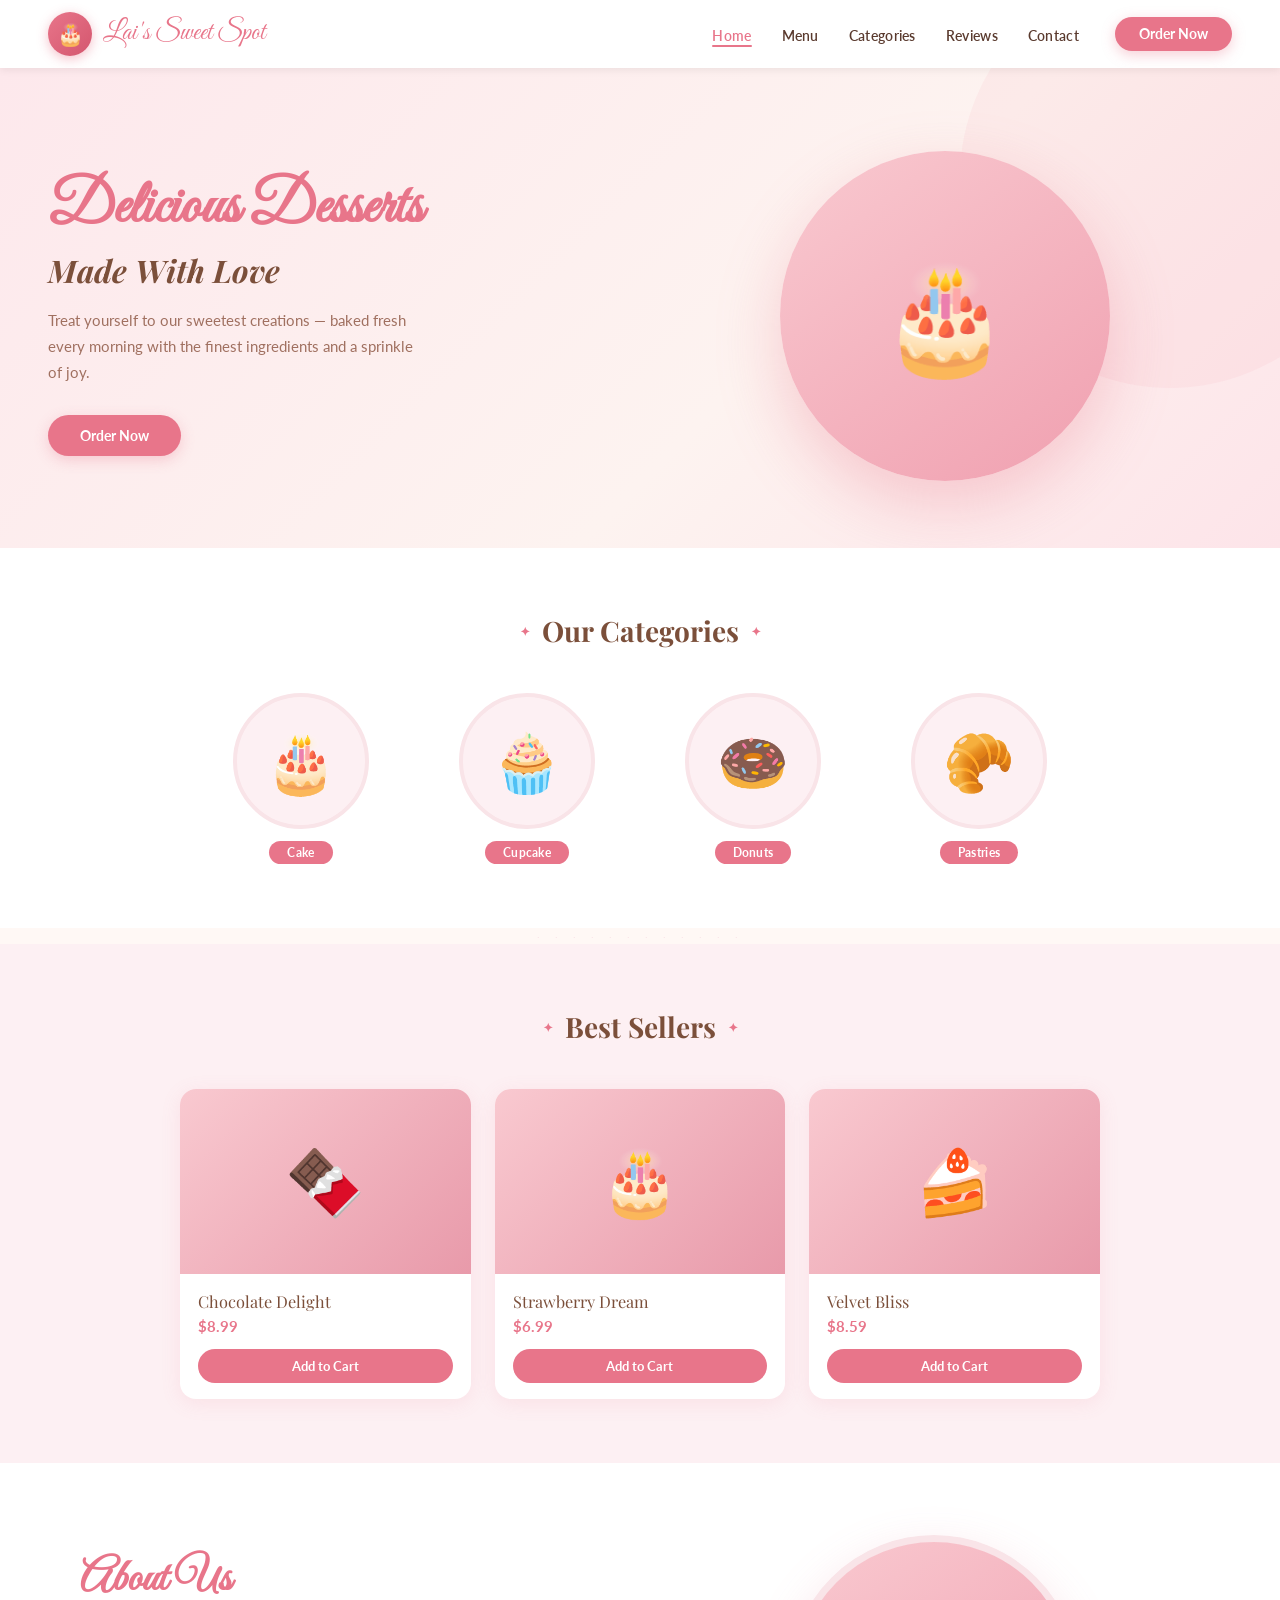
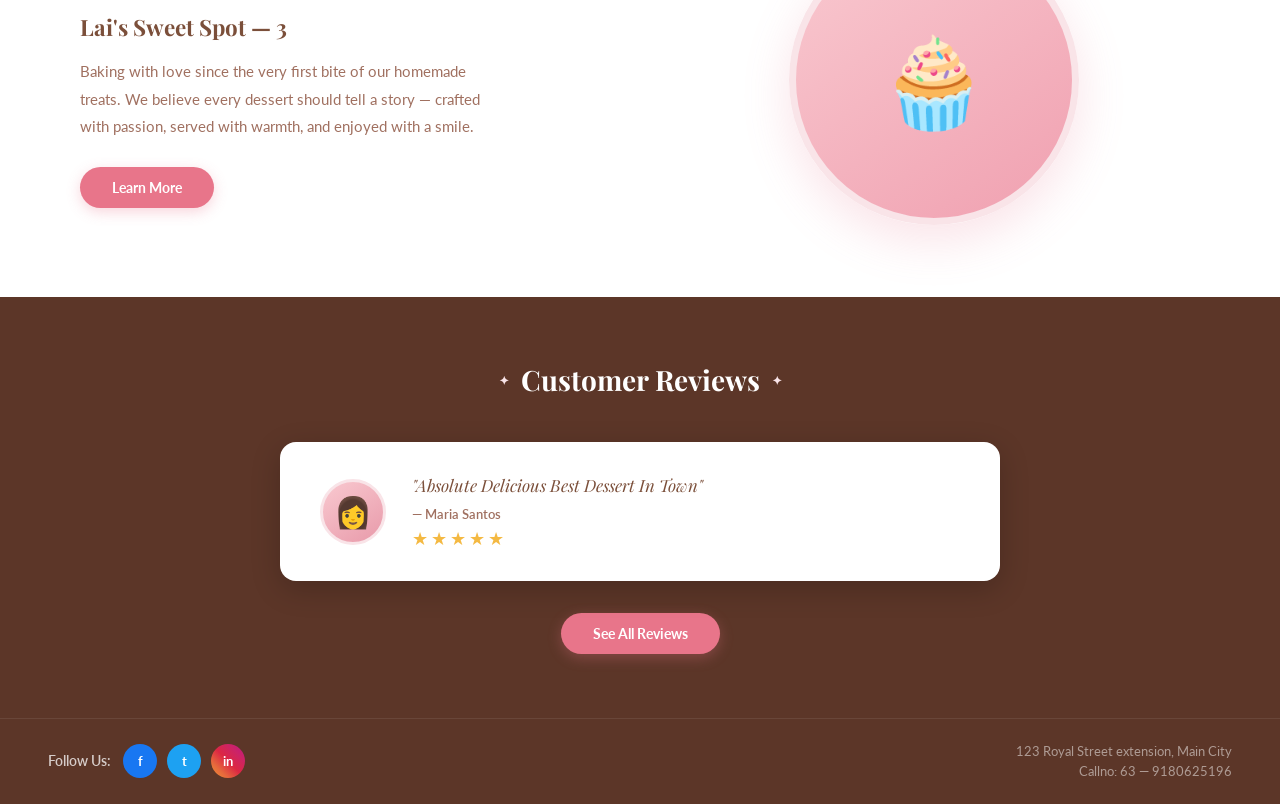
<file: client/index.html>
<!DOCTYPE html>
<html lang="en">
<head>
  <meta charset="UTF-8"/>
  <meta name="viewport" content="width=device-width, initial-scale=1.0"/>
  <title>Home — Lai's Sweet Spot</title>
  <link rel="icon" href="data:image/svg+xml,<svg xmlns='http://www.w3.org/2000/svg' viewBox='0 0 100 100'><text y='.9em' font-size='90'>🎂</text></svg>"/>
  <link rel="stylesheet" href="styles/global.css"/>
  <link rel="stylesheet" href="styles/style.css"/>
</head>
<body>

<!-- ═══════════════ NAV ═══════════════ -->
<nav>
  <a class="nav-brand" href="index.html">
    <div class="nav-logo-icon">🎂</div>
    <span class="nav-logo-text">Lai's Sweet Spot</span>
  </a>

  <button class="nav-toggle" aria-label="Toggle menu">
    <span></span><span></span><span></span>
  </button>

  <div class="nav-right">
    <ul class="nav-links">
      <li><a href="index.html">Home</a></li>
      <li><a href="pages/menu.html">Menu</a></li>
      <li><a href="pages/categories.html">Categories</a></li>
      <li><a href="pages/reviews.html">Reviews</a></li>
      <li><a href="pages/contact.html">Contact</a></li>
    </ul>
    <a class="btn-order" href="pages/menu.html">Order Now</a>
  </div>
</nav>

<!-- ═══════════════ HERO ═══════════════ -->
<section class="hero">
  <div class="hero-text reveal">
    <h1>Delicious Desserts</h1>
    <h2>Made With Love</h2>
    <p>Treat yourself to our sweetest creations — baked fresh every morning with the finest ingredients and a sprinkle of joy.</p>
    <a class="btn-primary" href="pages/menu.html">Order Now</a>
  </div>
  <div class="hero-img reveal" style="transition-delay:.15s">
    <div class="hero-cake">🎂</div>
  </div>
</section>

<!-- ═══════════════ CATEGORIES ═══════════════ -->
<section class="categories">
  <div class="section-title reveal"><h2>Our Categories</h2></div>
  <div class="categories-grid">
    <a class="cat-card reveal" href="pages/categories.html#cake">
      <div class="cat-img-wrap">🎂</div>
      <span class="cat-label">Cake</span>
    </a>
    <a class="cat-card reveal" href="pages/categories.html#cupcake" style="transition-delay:.1s">
      <div class="cat-img-wrap">🧁</div>
      <span class="cat-label">Cupcake</span>
    </a>
    <a class="cat-card reveal" href="pages/categories.html#donuts" style="transition-delay:.2s">
      <div class="cat-img-wrap">🍩</div>
      <span class="cat-label">Donuts</span>
    </a>
    <a class="cat-card reveal" href="pages/categories.html#pastries" style="transition-delay:.3s">
      <div class="cat-img-wrap">🥐</div>
      <span class="cat-label">Pastries</span>
    </a>
  </div>
</section>

<div class="dotted-divider">· · · · · · · · · · · ·</div>

<!-- ═══════════════ BEST SELLERS ═══════════════ -->
<section class="best-sellers">
  <div class="section-title reveal"><h2>Best Sellers</h2></div>
  <div class="products-grid">
    <div class="product-card reveal">
      <div class="product-img">🍫</div>
      <div class="product-info">
        <div class="product-name">Chocolate Delight</div>
        <div class="product-price">$8.99</div>
        <button class="btn-add">Add to Cart</button>
      </div>
    </div>
    <div class="product-card reveal" style="transition-delay:.12s">
      <div class="product-img">🎂</div>
      <div class="product-info">
        <div class="product-name">Strawberry Dream</div>
        <div class="product-price">$6.99</div>
        <button class="btn-add">Add to Cart</button>
      </div>
    </div>
    <div class="product-card reveal" style="transition-delay:.24s">
      <div class="product-img">🍰</div>
      <div class="product-info">
        <div class="product-name">Velvet Bliss</div>
        <div class="product-price">$8.59</div>
        <button class="btn-add">Add to Cart</button>
      </div>
    </div>
  </div>
</section>

<!-- ═══════════════ ABOUT ═══════════════ -->
<section class="about">
  <div class="about-text reveal">
    <h2>About Us</h2>
    <h3>Lai's Sweet Spot — 3</h3>
    <p>Baking with love since the very first bite of our homemade treats. We believe every dessert should tell a story — crafted with passion, served with warmth, and enjoyed with a smile.</p>
    <a class="btn-primary" href="pages/contact.html">Learn More</a>
  </div>
  <div class="about-img reveal" style="transition-delay:.15s">
    <div class="about-img-wrap">🧁</div>
  </div>
</section>

<!-- ═══════════════ REVIEWS SNIPPET ═══════════════ -->
<section class="reviews">
  <div class="section-title reveal"><h2>Customer Reviews</h2></div>
  <div class="review-card reveal">
    <div class="reviewer-avatar">👩</div>
    <div class="review-content">
      <blockquote>"Absolute Delicious Best Dessert In Town"</blockquote>
      <div class="reviewer-name">— Maria Santos</div>
      <div class="stars">★★★★★</div>
    </div>
  </div>
  <div style="text-align:center; margin-top:32px;">
    <a class="btn-primary" href="pages/reviews.html">See All Reviews</a>
  </div>
</section>

<!-- ═══════════════ FOOTER ═══════════════ -->
<footer>
  <div class="footer-left">
    <span class="follow-label">Follow Us:</span>
    <div class="social-links">
      <a class="social-btn fb" href="https://www.facebook.com/phoeby.alaiza.mejos.2024" aria-label="Facebook">f</a>
      <a class="social-btn tw" href="#" aria-label="Twitter">t</a>
      <a class="social-btn ig" href="#" aria-label="Instagram">in</a>
    </div>
  </div>
  <div class="footer-address">
    123 Royal Street extension, Main City<br>
    Callno: 63 — 9180625196
  </div>
</footer>

<script src="scripts/script.js"></script>
</body>
</html>
</file>
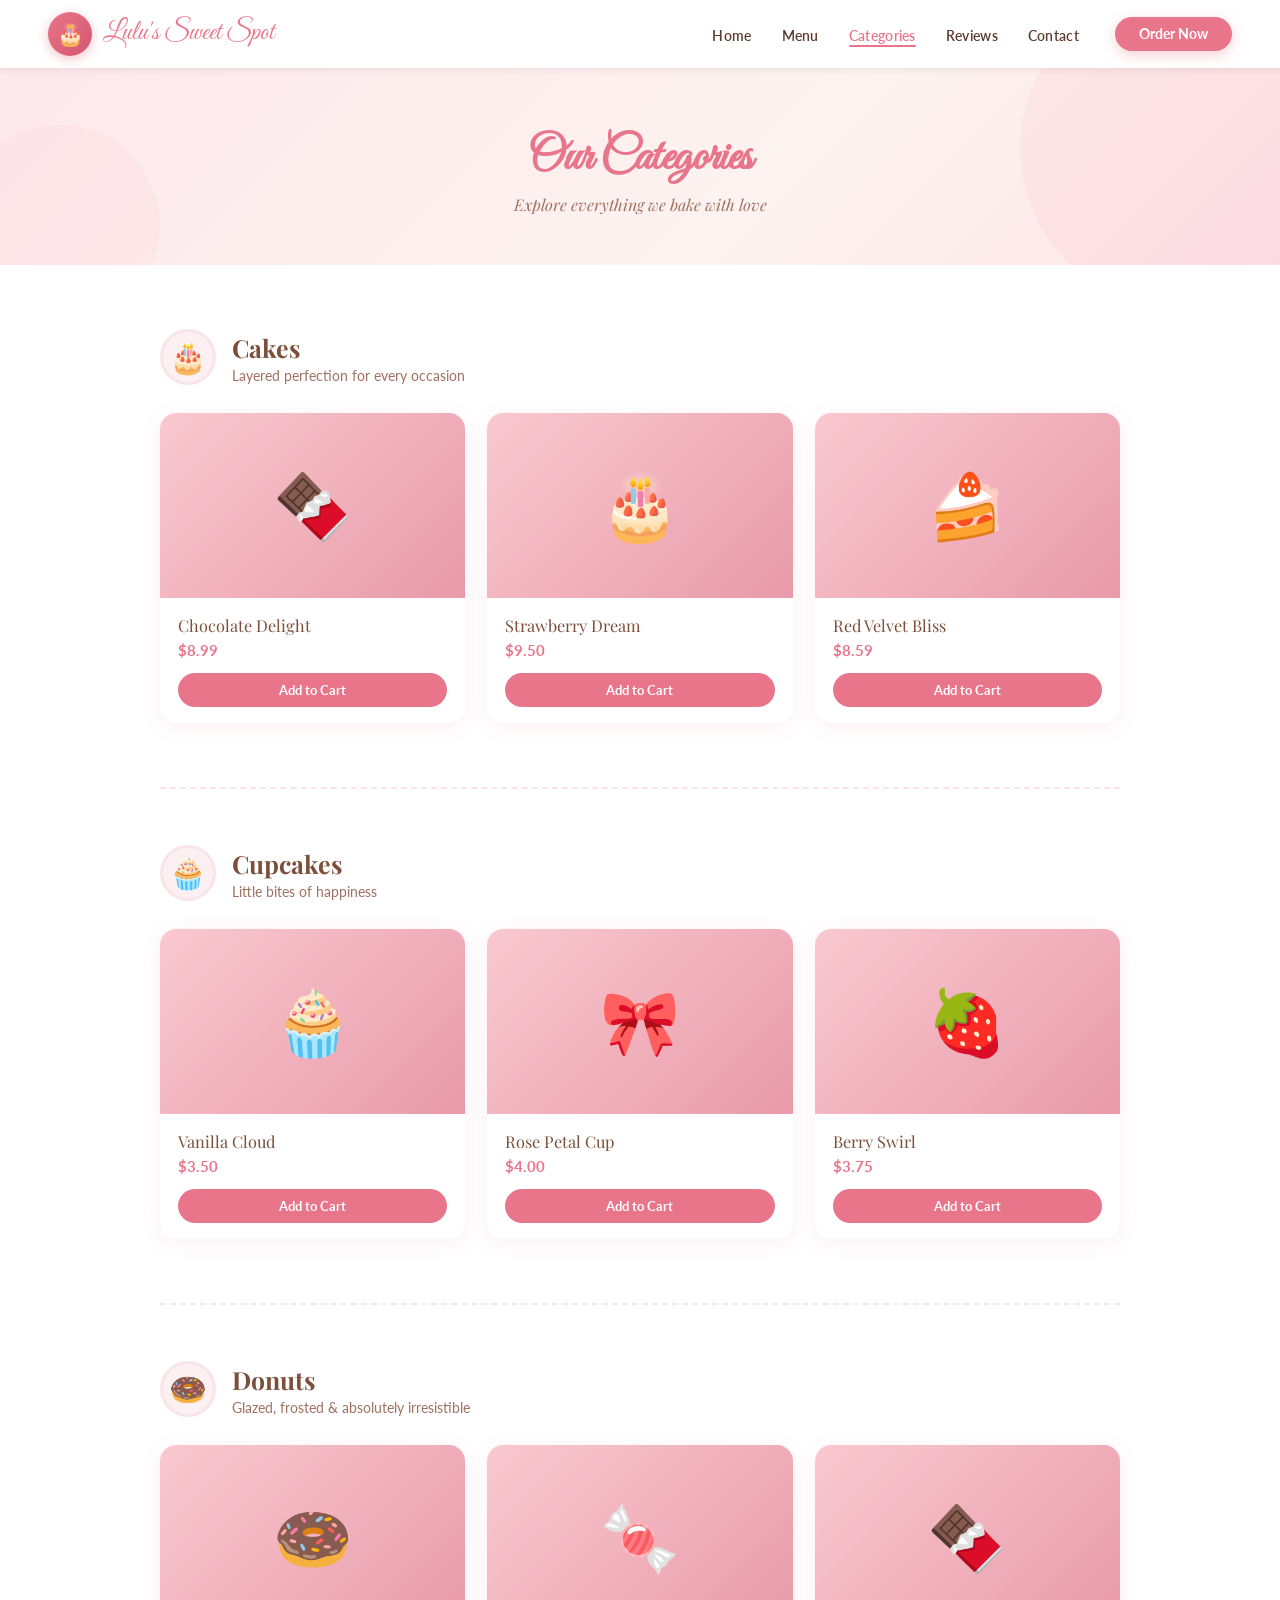
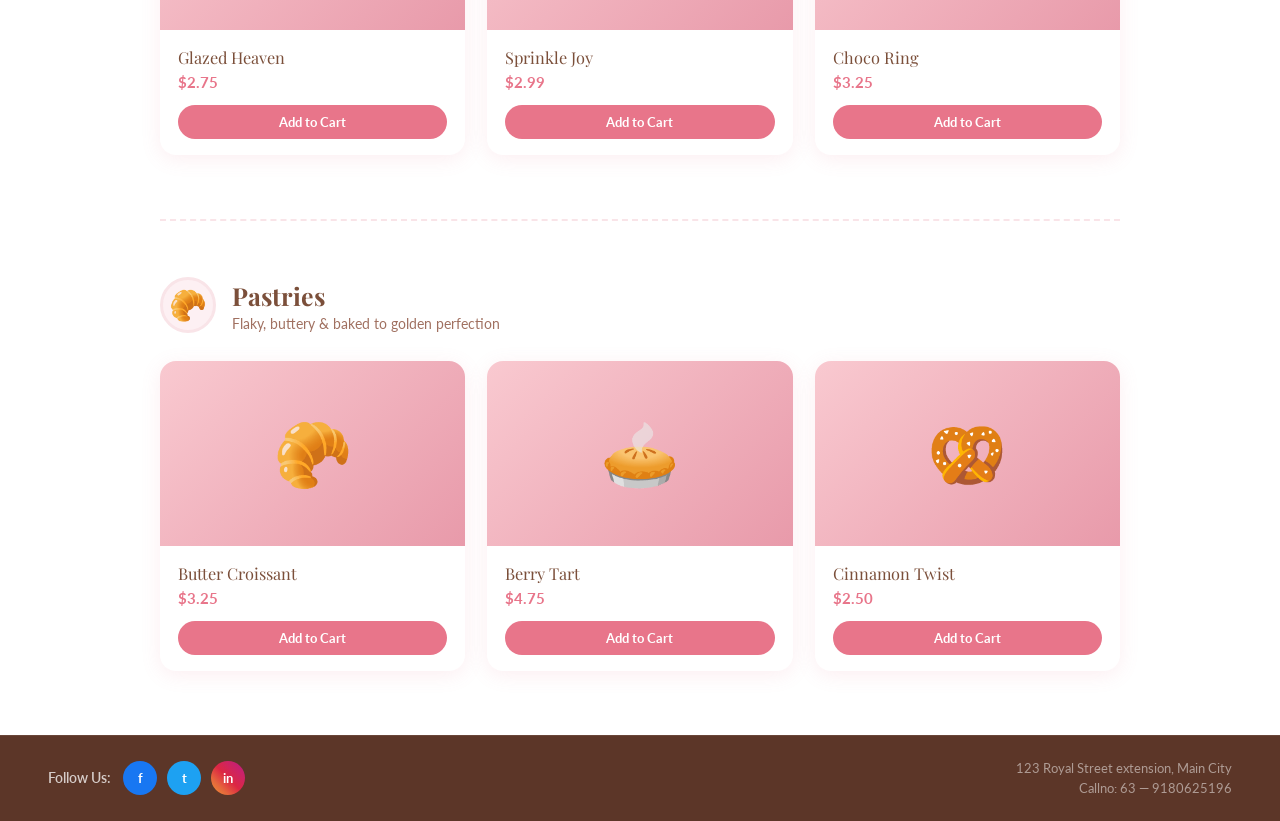
<file: client/pages/categories.html>
<!DOCTYPE html>
<html lang="en">
<head>
  <meta charset="UTF-8"/>
  <meta name="viewport" content="width=device-width, initial-scale=1.0"/>
  <title>Categories — Lai's Sweet Spot</title>
  <link rel="icon" href="data:image/svg+xml,<svg xmlns='http://www.w3.org/2000/svg' viewBox='0 0 100 100'><text y='.9em' font-size='90'>🎂</text></svg>"/>
  <link rel="stylesheet" href="../styles/global.css"/>
  <link rel="stylesheet" href="../styles/style.css"/>
</head>
<body>

<!-- NAV -->
<nav>
  <a class="nav-brand" href="../index.html">
    <div class="nav-logo-icon">🎂</div>
    <span class="nav-logo-text">Lulu's Sweet Spot</span>
  </a>
  <button class="nav-toggle" aria-label="Toggle menu">
    <span></span><span></span><span></span>
  </button>
  <div class="nav-right">
    <ul class="nav-links">
      <li><a href="../index.html">Home</a></li>
      <li><a href="menu.html">Menu</a></li>
      <li><a href="categories.html">Categories</a></li>
      <li><a href="reviews.html">Reviews</a></li>
      <li><a href="contact.html">Contact</a></li>
    </ul>
    <a class="btn-order" href="menu.html">Order Now</a>
  </div>
</nav>

<!-- BANNER -->
<div class="page-banner">
  <h1>Our Categories</h1>
  <p>Explore everything we bake with love</p>
</div>

<!-- CATEGORIES CONTENT -->
<section class="cat-page">

  <!-- CAKES -->
  <div class="cat-block reveal" id="cake">
    <div class="cat-block-header">
      <div class="cat-block-icon">🎂</div>
      <div>
        <h2>Cakes</h2>
        <p>Layered perfection for every occasion</p>
      </div>
    </div>
    <div class="cat-grid">
      <div class="product-card">
        <div class="product-img">🍫</div>
        <div class="product-info">
          <div class="product-name">Chocolate Delight</div>
          <div class="product-price">$8.99</div>
          <button class="btn-add">Add to Cart</button>
        </div>
      </div>
      <div class="product-card">
        <div class="product-img">🎂</div>
        <div class="product-info">
          <div class="product-name">Strawberry Dream</div>
          <div class="product-price">$9.50</div>
          <button class="btn-add">Add to Cart</button>
        </div>
      </div>
      <div class="product-card">
        <div class="product-img">🍰</div>
        <div class="product-info">
          <div class="product-name">Red Velvet Bliss</div>
          <div class="product-price">$8.59</div>
          <button class="btn-add">Add to Cart</button>
        </div>
      </div>
    </div>
  </div>

  <hr class="cat-divider"/>

  <!-- CUPCAKES -->
  <div class="cat-block reveal" id="cupcake">
    <div class="cat-block-header">
      <div class="cat-block-icon">🧁</div>
      <div>
        <h2>Cupcakes</h2>
        <p>Little bites of happiness</p>
      </div>
    </div>
    <div class="cat-grid">
      <div class="product-card">
        <div class="product-img">🧁</div>
        <div class="product-info">
          <div class="product-name">Vanilla Cloud</div>
          <div class="product-price">$3.50</div>
          <button class="btn-add">Add to Cart</button>
        </div>
      </div>
      <div class="product-card">
        <div class="product-img">🎀</div>
        <div class="product-info">
          <div class="product-name">Rose Petal Cup</div>
          <div class="product-price">$4.00</div>
          <button class="btn-add">Add to Cart</button>
        </div>
      </div>
      <div class="product-card">
        <div class="product-img">🍓</div>
        <div class="product-info">
          <div class="product-name">Berry Swirl</div>
          <div class="product-price">$3.75</div>
          <button class="btn-add">Add to Cart</button>
        </div>
      </div>
    </div>
  </div>

  <hr class="cat-divider"/>

  <!-- DONUTS -->
  <div class="cat-block reveal" id="donuts">
    <div class="cat-block-header">
      <div class="cat-block-icon">🍩</div>
      <div>
        <h2>Donuts</h2>
        <p>Glazed, frosted &amp; absolutely irresistible</p>
      </div>
    </div>
    <div class="cat-grid">
      <div class="product-card">
        <div class="product-img">🍩</div>
        <div class="product-info">
          <div class="product-name">Glazed Heaven</div>
          <div class="product-price">$2.75</div>
          <button class="btn-add">Add to Cart</button>
        </div>
      </div>
      <div class="product-card">
        <div class="product-img">🍬</div>
        <div class="product-info">
          <div class="product-name">Sprinkle Joy</div>
          <div class="product-price">$2.99</div>
          <button class="btn-add">Add to Cart</button>
        </div>
      </div>
      <div class="product-card">
        <div class="product-img">🍫</div>
        <div class="product-info">
          <div class="product-name">Choco Ring</div>
          <div class="product-price">$3.25</div>
          <button class="btn-add">Add to Cart</button>
        </div>
      </div>
    </div>
  </div>

  <hr class="cat-divider"/>

  <!-- PASTRIES -->
  <div class="cat-block reveal" id="pastries">
    <div class="cat-block-header">
      <div class="cat-block-icon">🥐</div>
      <div>
        <h2>Pastries</h2>
        <p>Flaky, buttery &amp; baked to golden perfection</p>
      </div>
    </div>
    <div class="cat-grid">
      <div class="product-card">
        <div class="product-img">🥐</div>
        <div class="product-info">
          <div class="product-name">Butter Croissant</div>
          <div class="product-price">$3.25</div>
          <button class="btn-add">Add to Cart</button>
        </div>
      </div>
      <div class="product-card">
        <div class="product-img">🥧</div>
        <div class="product-info">
          <div class="product-name">Berry Tart</div>
          <div class="product-price">$4.75</div>
          <button class="btn-add">Add to Cart</button>
        </div>
      </div>
      <div class="product-card">
        <div class="product-img">🥨</div>
        <div class="product-info">
          <div class="product-name">Cinnamon Twist</div>
          <div class="product-price">$2.50</div>
          <button class="btn-add">Add to Cart</button>
        </div>
      </div>
    </div>
  </div>

</section>

<!-- FOOTER -->
<footer>
  <div class="footer-left">
    <span class="follow-label">Follow Us:</span>
    <div class="social-links">
      <a class="social-btn fb" href="#" aria-label="Facebook">f</a>
      <a class="social-btn tw" href="#" aria-label="Twitter">t</a>
      <a class="social-btn ig" href="#" aria-label="Instagram">in</a>
    </div>
  </div>
  <div class="footer-address">
    123 Royal Street extension, Main City<br>Callno: 63 — 9180625196
  </div>
</footer>

<script src="../scripts/script.js"></script>
</body>
</html>
</file>
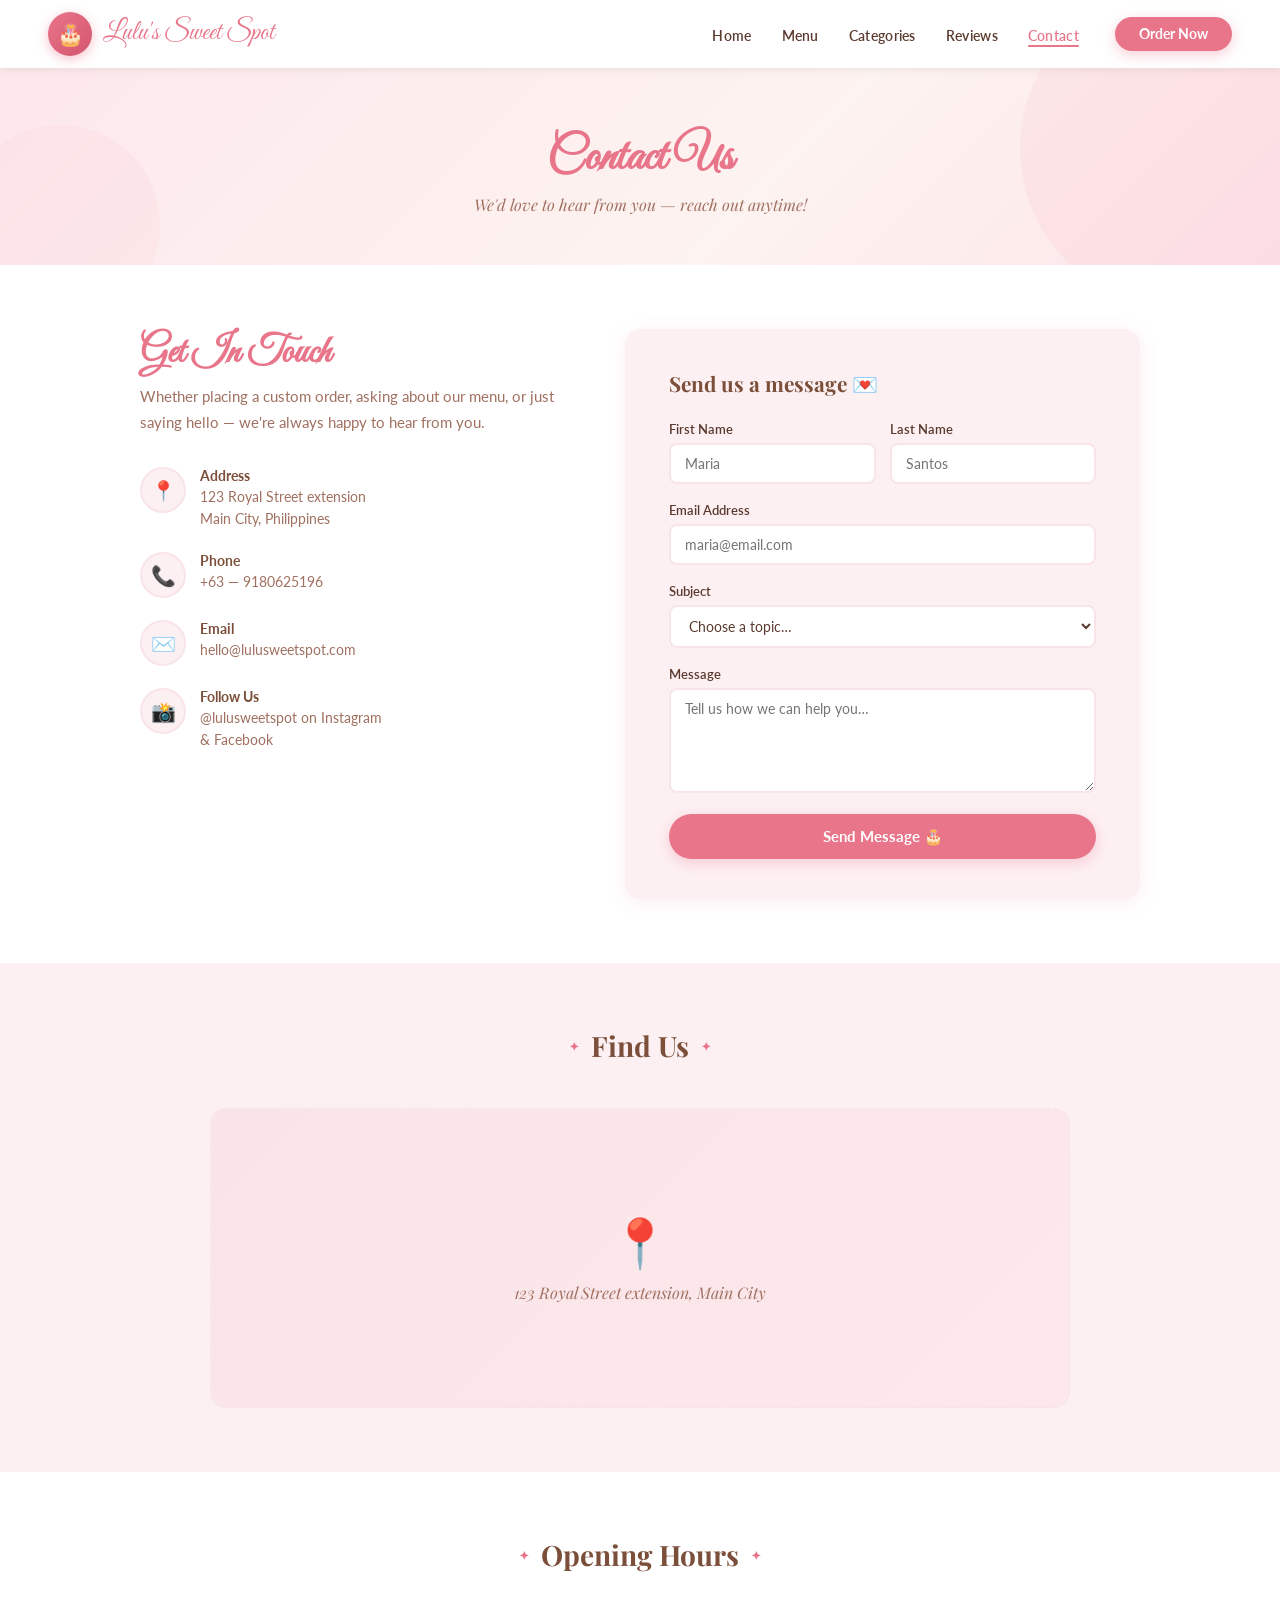
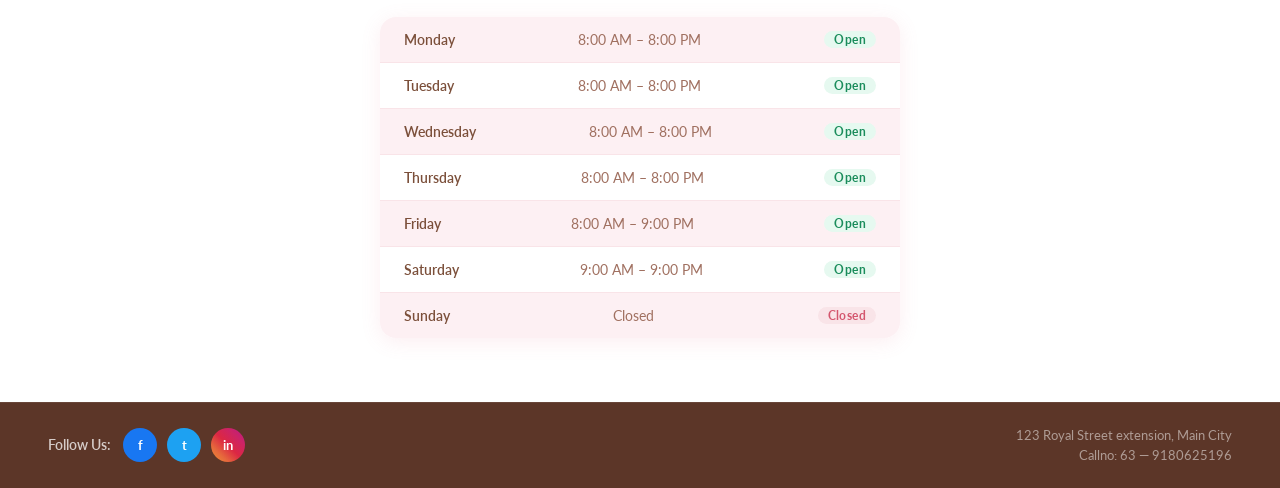
<file: client/pages/contact.html>
<!DOCTYPE html>
<html lang="en">
<head>
  <meta charset="UTF-8"/>
  <meta name="viewport" content="width=device-width, initial-scale=1.0"/>
  <title>Contact — Lai's Sweet Spot</title>
  <link rel="icon" href="data:image/svg+xml,<svg xmlns='http://www.w3.org/2000/svg' viewBox='0 0 100 100'><text y='.9em' font-size='90'>🎂</text></svg>"/>
  <link rel="stylesheet" href="../styles/global.css"/>
  <link rel="stylesheet" href="../styles/style.css"/>
</head>
<body>

<!-- NAV -->
<nav>
  <a class="nav-brand" href="../index.html">
    <div class="nav-logo-icon">🎂</div>
    <span class="nav-logo-text">Lulu's Sweet Spot</span>
  </a>
  <button class="nav-toggle" aria-label="Toggle menu">
    <span></span><span></span><span></span>
  </button>
  <div class="nav-right">
    <ul class="nav-links">
      <li><a href="../index.html">Home</a></li>
      <li><a href="menu.html">Menu</a></li>
      <li><a href="categories.html">Categories</a></li>
      <li><a href="reviews.html">Reviews</a></li>
      <li><a href="contact.html">Contact</a></li>
    </ul>
    <a class="btn-order" href="menu.html">Order Now</a>
  </div>
</nav>

<!-- BANNER -->
<div class="page-banner">
  <h1>Contact Us</h1>
  <p>We'd love to hear from you — reach out anytime!</p>
</div>

<!-- CONTACT -->
<section class="contact-section">
  <div class="contact-wrap">
    <div class="contact-info reveal">
      <h2>Get In Touch</h2>
      <p>Whether placing a custom order, asking about our menu, or just saying hello — we're always happy to hear from you.</p>
      <div class="info-card">
        <div class="info-icon">📍</div>
        <div>
          <strong>Address</strong>
          <span>123 Royal Street extension<br>Main City, Philippines</span>
        </div>
      </div>
      <div class="info-card">
        <div class="info-icon">📞</div>
        <div>
          <strong>Phone</strong>
          <span>+63 — 9180625196</span>
        </div>
      </div>
      <div class="info-card">
        <div class="info-icon">✉️</div>
        <div>
          <strong>Email</strong>
          <span>hello@lulusweetspot.com</span>
        </div>
      </div>
      <div class="info-card">
        <div class="info-icon">📸</div>
        <div>
          <strong>Follow Us</strong>
          <span>@lulusweetspot on Instagram<br>&amp; Facebook</span>
        </div>
      </div>
    </div>

    <div class="contact-form-box reveal" style="transition-delay:.15s">
      <h3>Send us a message 💌</h3>
      <div class="form-row">
        <div class="form-group">
          <label>First Name</label>
          <input type="text" placeholder="Maria"/>
        </div>
        <div class="form-group">
          <label>Last Name</label>
          <input type="text" placeholder="Santos"/>
        </div>
      </div>
      <div class="form-group">
        <label>Email Address</label>
        <input type="email" placeholder="maria@email.com"/>
      </div>
      <div class="form-group">
        <label>Subject</label>
        <select>
          <option value="">Choose a topic…</option>
          <option>Custom Order Inquiry</option>
          <option>Delivery Question</option>
          <option>Feedback</option>
          <option>Partnership</option>
          <option>Other</option>
        </select>
      </div>
      <div class="form-group">
        <label>Message</label>
        <textarea placeholder="Tell us how we can help you…"></textarea>
      </div>
      <button class="btn-submit">Send Message 🎂</button>
    </div>
  </div>
</section>

<!-- MAP -->
<section class="map-section">
  <div class="section-title reveal"><h2>Find Us</h2></div>
  <div class="map-placeholder reveal">
    <span>📍</span>
    <p>123 Royal Street extension, Main City</p>
  </div>
</section>

<!-- HOURS -->
<section class="hours-section">
  <div class="section-title reveal"><h2>Opening Hours</h2></div>
  <div class="hours-table reveal">
    <div class="hours-row"><span class="hours-day">Monday</span><span class="hours-time">8:00 AM – 8:00 PM</span><span class="hours-badge badge-open">Open</span></div>
    <div class="hours-row"><span class="hours-day">Tuesday</span><span class="hours-time">8:00 AM – 8:00 PM</span><span class="hours-badge badge-open">Open</span></div>
    <div class="hours-row"><span class="hours-day">Wednesday</span><span class="hours-time">8:00 AM – 8:00 PM</span><span class="hours-badge badge-open">Open</span></div>
    <div class="hours-row"><span class="hours-day">Thursday</span><span class="hours-time">8:00 AM – 8:00 PM</span><span class="hours-badge badge-open">Open</span></div>
    <div class="hours-row"><span class="hours-day">Friday</span><span class="hours-time">8:00 AM – 9:00 PM</span><span class="hours-badge badge-open">Open</span></div>
    <div class="hours-row"><span class="hours-day">Saturday</span><span class="hours-time">9:00 AM – 9:00 PM</span><span class="hours-badge badge-open">Open</span></div>
    <div class="hours-row"><span class="hours-day">Sunday</span><span class="hours-time">Closed</span><span class="hours-badge badge-closed">Closed</span></div>
  </div>
</section>

<!-- FOOTER -->
<footer>
  <div class="footer-left">
    <span class="follow-label">Follow Us:</span>
    <div class="social-links">
      <a class="social-btn fb" href="#" aria-label="Facebook">f</a>
      <a class="social-btn tw" href="#" aria-label="Twitter">t</a>
      <a class="social-btn ig" href="#" aria-label="Instagram">in</a>
    </div>
  </div>
  <div class="footer-address">
    123 Royal Street extension, Main City<br>Callno: 63 — 9180625196
  </div>
</footer>

<script src="../scripts/script.js"></script>
</body>
</html>
</file>
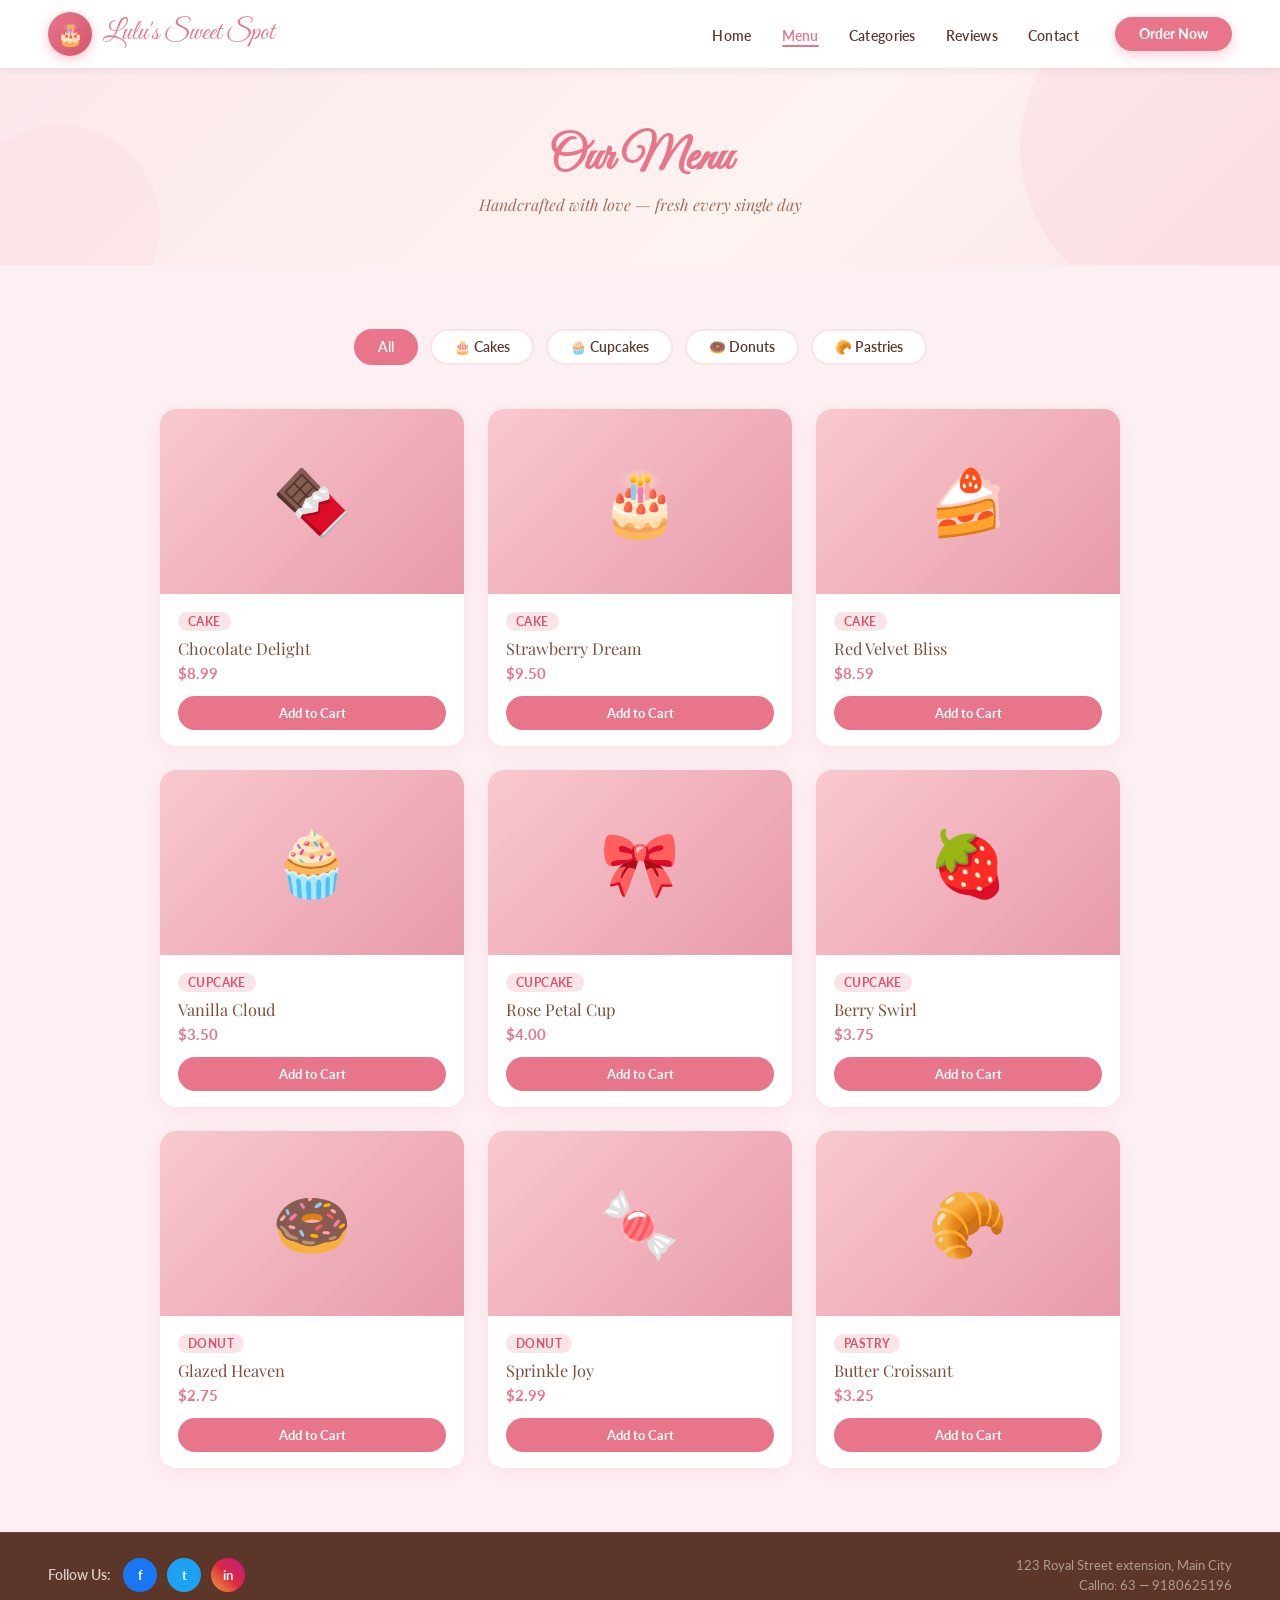
<file: client/pages/menu.html>
<!DOCTYPE html>
<html lang="en">
<head>
  <meta charset="UTF-8"/>
  <meta name="viewport" content="width=device-width, initial-scale=1.0"/>
  <title>Menu — Lai's Sweet Spot</title>
  <link rel="icon" href="data:image/svg+xml,<svg xmlns='http://www.w3.org/2000/svg' viewBox='0 0 100 100'><text y='.9em' font-size='90'>🎂</text></svg>"/>
  <link rel="stylesheet" href="../styles/global.css"/>
  <link rel="stylesheet" href="../styles/style.css"/>
</head>
<body>

<!-- NAV -->
<nav>
  <a class="nav-brand" href="../index.html">
    <div class="nav-logo-icon">🎂</div>
    <span class="nav-logo-text">Lulu's Sweet Spot</span>
  </a>
  <button class="nav-toggle" aria-label="Toggle menu">
    <span></span><span></span><span></span>
  </button>
  <div class="nav-right">
    <ul class="nav-links">
      <li><a href="../index.html">Home</a></li>
      <li><a href="menu.html">Menu</a></li>
      <li><a href="categories.html">Categories</a></li>
      <li><a href="reviews.html">Reviews</a></li>
      <li><a href="contact.html">Contact</a></li>
    </ul>
    <a class="btn-order" href="menu.html">Order Now</a>
  </div>
</nav>

<!-- BANNER -->
<div class="page-banner">
  <h1>Our Menu</h1>
  <p>Handcrafted with love — fresh every single day</p>
</div>

<!-- MENU -->
<section class="menu-section">
  <div class="menu-filters reveal">
    <button class="filter-btn active">All</button>
    <button class="filter-btn">🎂 Cakes</button>
    <button class="filter-btn">🧁 Cupcakes</button>
    <button class="filter-btn">🍩 Donuts</button>
    <button class="filter-btn">🥐 Pastries</button>
  </div>

  <div class="menu-grid">
    <div class="product-card reveal">
      <div class="product-img">🍫</div>
      <div class="product-info">
        <span class="menu-badge">CAKE</span>
        <div class="product-name">Chocolate Delight</div>
        <div class="product-price">$8.99</div>
        <button class="btn-add">Add to Cart</button>
      </div>
    </div>
    <div class="product-card reveal" style="transition-delay:.07s">
      <div class="product-img">🎂</div>
      <div class="product-info">
        <span class="menu-badge">CAKE</span>
        <div class="product-name">Strawberry Dream</div>
        <div class="product-price">$9.50</div>
        <button class="btn-add">Add to Cart</button>
      </div>
    </div>
    <div class="product-card reveal" style="transition-delay:.14s">
      <div class="product-img">🍰</div>
      <div class="product-info">
        <span class="menu-badge">CAKE</span>
        <div class="product-name">Red Velvet Bliss</div>
        <div class="product-price">$8.59</div>
        <button class="btn-add">Add to Cart</button>
      </div>
    </div>
    <div class="product-card reveal" style="transition-delay:.21s">
      <div class="product-img">🧁</div>
      <div class="product-info">
        <span class="menu-badge">CUPCAKE</span>
        <div class="product-name">Vanilla Cloud</div>
        <div class="product-price">$3.50</div>
        <button class="btn-add">Add to Cart</button>
      </div>
    </div>
    <div class="product-card reveal" style="transition-delay:.28s">
      <div class="product-img">🎀</div>
      <div class="product-info">
        <span class="menu-badge">CUPCAKE</span>
        <div class="product-name">Rose Petal Cup</div>
        <div class="product-price">$4.00</div>
        <button class="btn-add">Add to Cart</button>
      </div>
    </div>
    <div class="product-card reveal" style="transition-delay:.35s">
      <div class="product-img">🍓</div>
      <div class="product-info">
        <span class="menu-badge">CUPCAKE</span>
        <div class="product-name">Berry Swirl</div>
        <div class="product-price">$3.75</div>
        <button class="btn-add">Add to Cart</button>
      </div>
    </div>
    <div class="product-card reveal" style="transition-delay:.42s">
      <div class="product-img">🍩</div>
      <div class="product-info">
        <span class="menu-badge">DONUT</span>
        <div class="product-name">Glazed Heaven</div>
        <div class="product-price">$2.75</div>
        <button class="btn-add">Add to Cart</button>
      </div>
    </div>
    <div class="product-card reveal" style="transition-delay:.49s">
      <div class="product-img">🍬</div>
      <div class="product-info">
        <span class="menu-badge">DONUT</span>
        <div class="product-name">Sprinkle Joy</div>
        <div class="product-price">$2.99</div>
        <button class="btn-add">Add to Cart</button>
      </div>
    </div>
    <div class="product-card reveal" style="transition-delay:.56s">
      <div class="product-img">🥐</div>
      <div class="product-info">
        <span class="menu-badge">PASTRY</span>
        <div class="product-name">Butter Croissant</div>
        <div class="product-price">$3.25</div>
        <button class="btn-add">Add to Cart</button>
      </div>
    </div>
  </div>
</section>

<!-- FOOTER -->
<footer>
  <div class="footer-left">
    <span class="follow-label">Follow Us:</span>
    <div class="social-links">
      <a class="social-btn fb" href="#" aria-label="Facebook">f</a>
      <a class="social-btn tw" href="#" aria-label="Twitter">t</a>
      <a class="social-btn ig" href="#" aria-label="Instagram">in</a>
    </div>
  </div>
  <div class="footer-address">
    123 Royal Street extension, Main City<br>Callno: 63 — 9180625196
  </div>
</footer>

<script src="../scripts/script.js"></script>
</body>
</html>
</file>
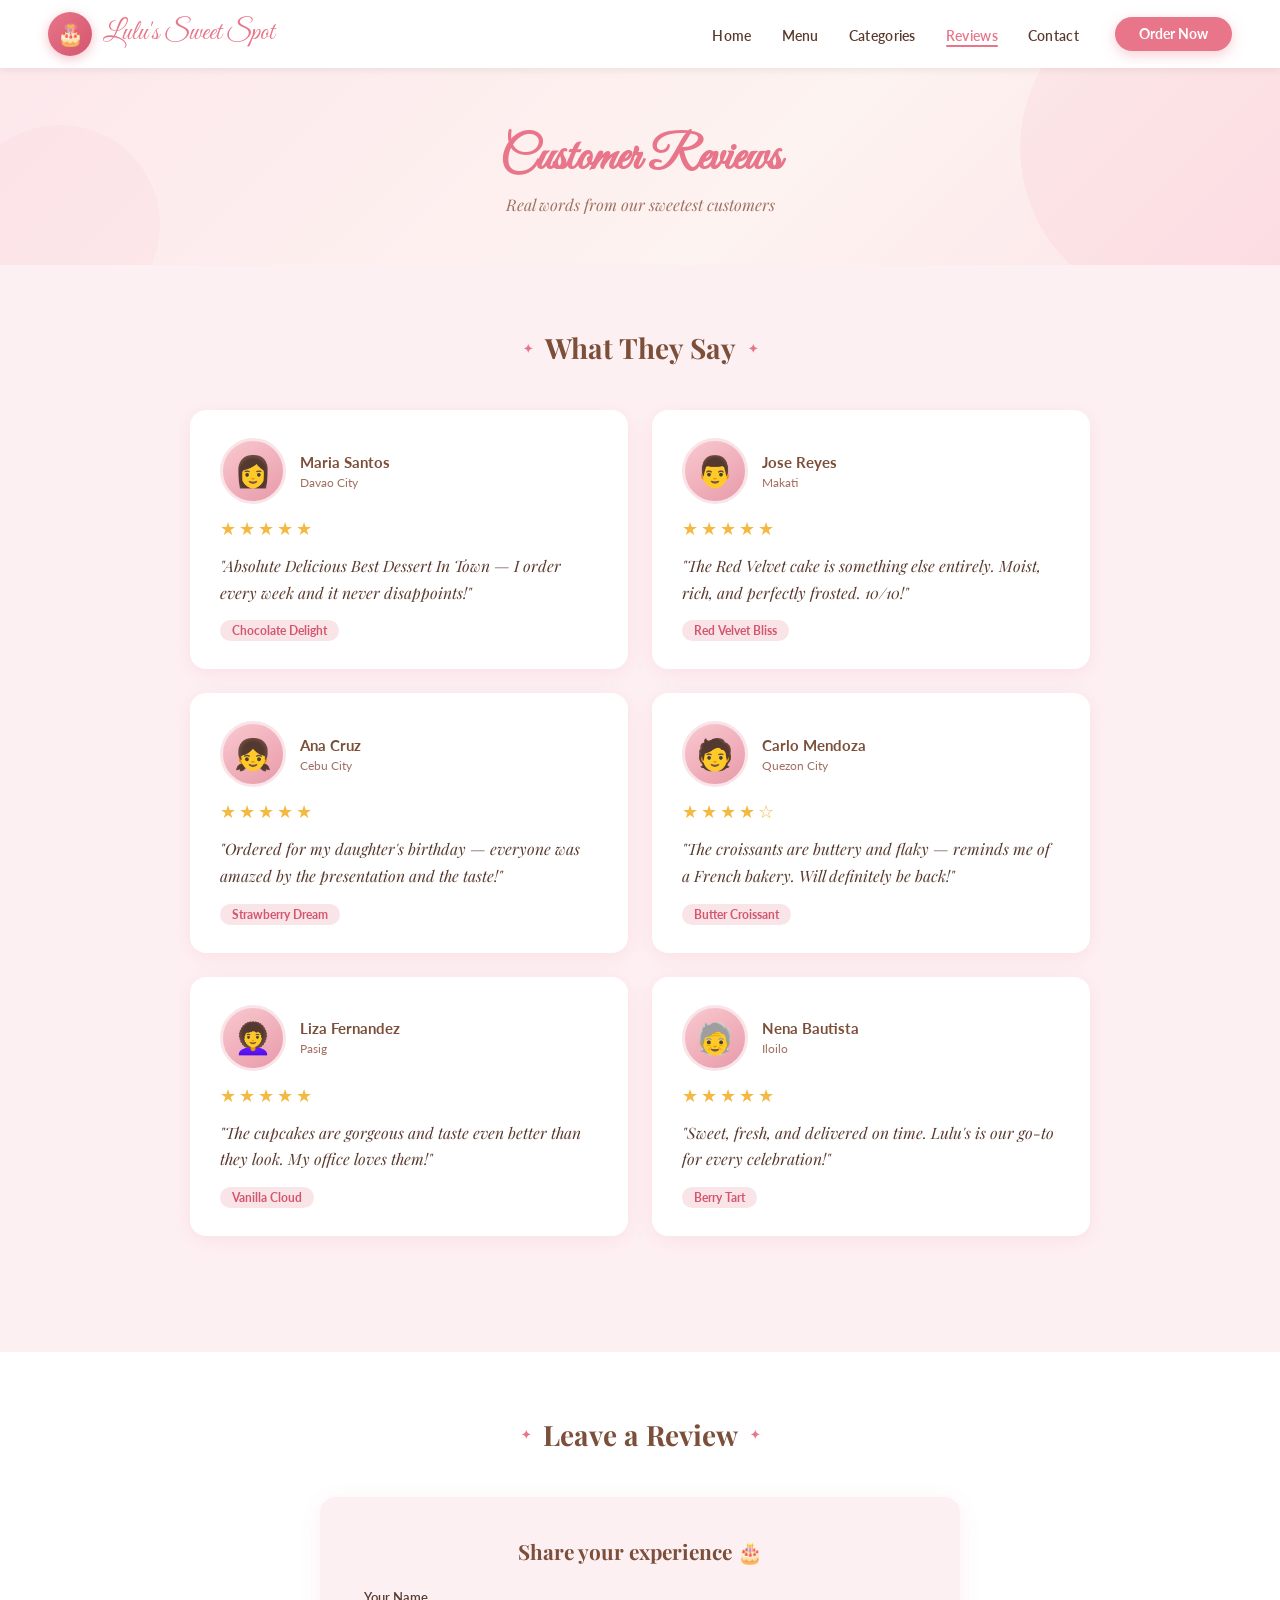
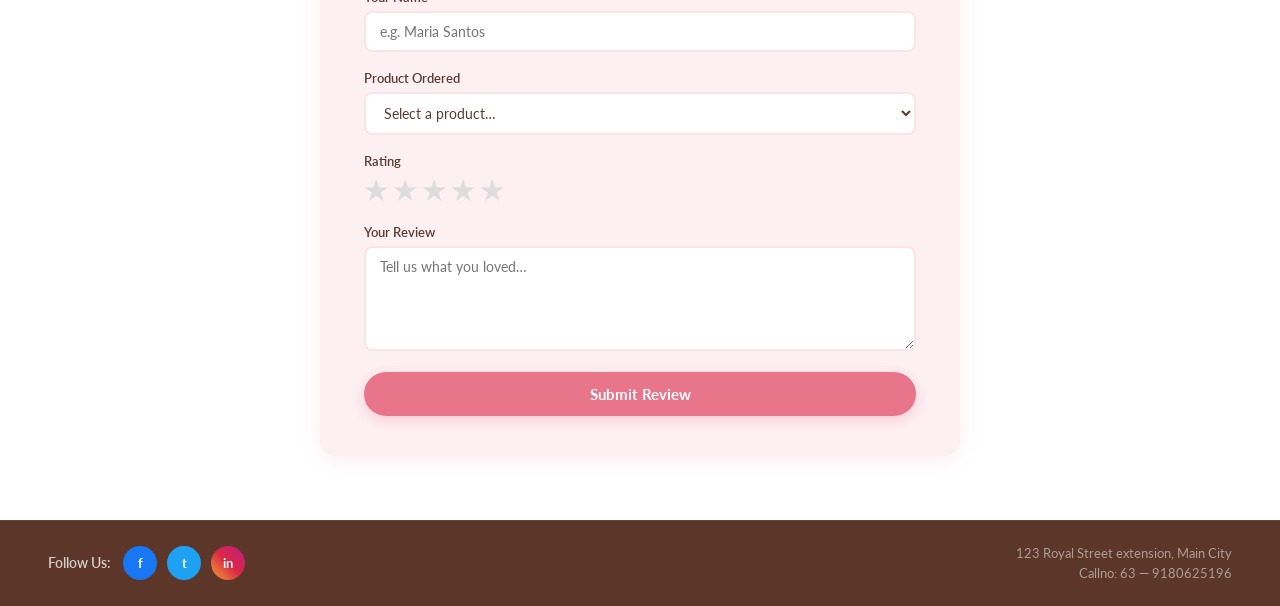
<file: client/pages/reviews.html>
<!DOCTYPE html>
<html lang="en">
<head>
  <meta charset="UTF-8"/>
  <meta name="viewport" content="width=device-width, initial-scale=1.0"/>
  <title>Reviews — Lai's Sweet Spot</title>
  <link rel="icon" href="data:image/svg+xml,<svg xmlns='http://www.w3.org/2000/svg' viewBox='0 0 100 100'><text y='.9em' font-size='90'>🎂</text></svg>"/>
  <link rel="stylesheet" href="../styles/global.css"/>
  <link rel="stylesheet" href="../styles/style.css"/>
</head>
<body>

<!-- NAV -->
<nav>
  <a class="nav-brand" href="../index.html">
    <div class="nav-logo-icon">🎂</div>
    <span class="nav-logo-text">Lulu's Sweet Spot</span>
  </a>
  <button class="nav-toggle" aria-label="Toggle menu">
    <span></span><span></span><span></span>
  </button>
  <div class="nav-right">
    <ul class="nav-links">
      <li><a href="../index.html">Home</a></li>
      <li><a href="menu.html">Menu</a></li>
      <li><a href="categories.html">Categories</a></li>
      <li><a href="reviews.html">Reviews</a></li>
      <li><a href="contact.html">Contact</a></li>
    </ul>
    <a class="btn-order" href="menu.html">Order Now</a>
  </div>
</nav>

<!-- BANNER -->
<div class="page-banner">
  <h1>Customer Reviews</h1>
  <p>Real words from our sweetest customers</p>
</div>

<!-- REVIEWS GRID -->
<section class="reviews-page">
  <div class="section-title reveal"><h2>What They Say</h2></div>
  <div class="reviews-grid">
    <div class="review-card-full reveal">
      <div class="review-top">
        <div class="reviewer-avatar">👩</div>
        <div class="reviewer-info">
          <strong>Maria Santos</strong>
          <span>Davao City</span>
        </div>
      </div>
      <div class="stars">★★★★★</div>
      <div class="review-text">"Absolute Delicious Best Dessert In Town — I order every week and it never disappoints!"</div>
      <span class="review-product-tag">Chocolate Delight</span>
    </div>
    <div class="review-card-full reveal" style="transition-delay:.1s">
      <div class="review-top">
        <div class="reviewer-avatar">👨</div>
        <div class="reviewer-info">
          <strong>Jose Reyes</strong>
          <span>Makati</span>
        </div>
      </div>
      <div class="stars">★★★★★</div>
      <div class="review-text">"The Red Velvet cake is something else entirely. Moist, rich, and perfectly frosted. 10/10!"</div>
      <span class="review-product-tag">Red Velvet Bliss</span>
    </div>
    <div class="review-card-full reveal" style="transition-delay:.2s">
      <div class="review-top">
        <div class="reviewer-avatar">👧</div>
        <div class="reviewer-info">
          <strong>Ana Cruz</strong>
          <span>Cebu City</span>
        </div>
      </div>
      <div class="stars">★★★★★</div>
      <div class="review-text">"Ordered for my daughter's birthday — everyone was amazed by the presentation and the taste!"</div>
      <span class="review-product-tag">Strawberry Dream</span>
    </div>
    <div class="review-card-full reveal" style="transition-delay:.3s">
      <div class="review-top">
        <div class="reviewer-avatar">🧑</div>
        <div class="reviewer-info">
          <strong>Carlo Mendoza</strong>
          <span>Quezon City</span>
        </div>
      </div>
      <div class="stars">★★★★☆</div>
      <div class="review-text">"The croissants are buttery and flaky — reminds me of a French bakery. Will definitely be back!"</div>
      <span class="review-product-tag">Butter Croissant</span>
    </div>
    <div class="review-card-full reveal" style="transition-delay:.4s">
      <div class="review-top">
        <div class="reviewer-avatar">👩‍🦱</div>
        <div class="reviewer-info">
          <strong>Liza Fernandez</strong>
          <span>Pasig</span>
        </div>
      </div>
      <div class="stars">★★★★★</div>
      <div class="review-text">"The cupcakes are gorgeous and taste even better than they look. My office loves them!"</div>
      <span class="review-product-tag">Vanilla Cloud</span>
    </div>
    <div class="review-card-full reveal" style="transition-delay:.5s">
      <div class="review-top">
        <div class="reviewer-avatar">🧓</div>
        <div class="reviewer-info">
          <strong>Nena Bautista</strong>
          <span>Iloilo</span>
        </div>
      </div>
      <div class="stars">★★★★★</div>
      <div class="review-text">"Sweet, fresh, and delivered on time. Lulu's is our go-to for every celebration!"</div>
      <span class="review-product-tag">Berry Tart</span>
    </div>
  </div>
</section>

<!-- WRITE A REVIEW -->
<section class="write-review">
  <div class="section-title reveal"><h2>Leave a Review</h2></div>
  <div class="review-form-wrap reveal">
    <h3>Share your experience 🎂</h3>
    <div class="form-group">
      <label>Your Name</label>
      <input type="text" placeholder="e.g. Maria Santos"/>
    </div>
    <div class="form-group">
      <label>Product Ordered</label>
      <select>
        <option value="">Select a product…</option>
        <option>Chocolate Delight</option>
        <option>Strawberry Dream</option>
        <option>Red Velvet Bliss</option>
        <option>Vanilla Cloud</option>
        <option>Butter Croissant</option>
        <option>Berry Tart</option>
        <option>Glazed Heaven</option>
      </select>
    </div>
    <div class="form-group">
      <label>Rating</label>
      <div class="star-pick">
        <input type="radio" id="s5" name="stars" value="5"/><label for="s5">★</label>
        <input type="radio" id="s4" name="stars" value="4"/><label for="s4">★</label>
        <input type="radio" id="s3" name="stars" value="3"/><label for="s3">★</label>
        <input type="radio" id="s2" name="stars" value="2"/><label for="s2">★</label>
        <input type="radio" id="s1" name="stars" value="1"/><label for="s1">★</label>
      </div>
    </div>
    <div class="form-group">
      <label>Your Review</label>
      <textarea placeholder="Tell us what you loved…"></textarea>
    </div>
    <button class="btn-submit">Submit Review</button>
  </div>
</section>

<!-- FOOTER -->
<footer>
  <div class="footer-left">
    <span class="follow-label">Follow Us:</span>
    <div class="social-links">
      <a class="social-btn fb" href="#" aria-label="Facebook">f</a>
      <a class="social-btn tw" href="#" aria-label="Twitter">t</a>
      <a class="social-btn ig" href="#" aria-label="Instagram">in</a>
    </div>
  </div>
  <div class="footer-address">
    123 Royal Street extension, Main City<br>Callno: 63 — 9180625196
  </div>
</footer>

<script src="../scripts/script.js"></script>
</body>
</html>
</file>
<file: client/styles/global.css>
/* ============================================================
   global.css
   Design tokens · Reset · Nav · Footer · Shared utilities
   Lulu's Sweet Spot
   ============================================================ */

@import url('https://fonts.googleapis.com/css2?family=Great+Vibes&family=Playfair+Display:ital,wght@0,400;0,600;0,700;1,400&family=Lato:wght@300;400;600;700&display=swap');

/* ── DESIGN TOKENS ── */
:root {
  --pink:        #e8758a;
  --pink-light:  #f9e4e8;
  --pink-pale:   #fdf0f3;
  --pink-deep:   #d4566e;
  --brown:       #7b4f3a;
  --brown-dark:  #5c3628;
  --cream:       #fff8f5;
  --white:       #ffffff;
  --text:        #5a3a2e;
  --muted:       #a07060;
  --star:        #f4b942;

  --font-script: 'Great Vibes', cursive;
  --font-serif:  'Playfair Display', serif;
  --font-body:   'Lato', sans-serif;

  --radius-sm:   8px;
  --radius-md:   16px;
  --radius-lg:   30px;
  --radius-full: 50%;

  --shadow-sm:   0 2px 8px rgba(0,0,0,.07);
  --shadow-md:   0 4px 20px rgba(232,117,138,.12);
  --shadow-lg:   0 12px 36px rgba(232,117,138,.22);
  --shadow-dark: 0 8px 30px rgba(0,0,0,.2);

  --nav-h: 68px;
}

/* ── RESET ── */
*, *::before, *::after { box-sizing: border-box; margin: 0; padding: 0; }
html { scroll-behavior: smooth; }
body {
  font-family: var(--font-body);
  background: var(--cream);
  color: var(--text);
  overflow-x: hidden;
  -webkit-font-smoothing: antialiased;
}
img  { display: block; max-width: 100%; }
a    { text-decoration: none; color: inherit; }
ul   { list-style: none; }
button { font-family: var(--font-body); cursor: pointer; border: none; }

/* ── NAV ── */
nav {
  background: var(--white);
  display: flex;
  align-items: center;
  justify-content: space-between;
  padding: 0 48px;
  height: var(--nav-h);
  box-shadow: var(--shadow-sm);
  position: sticky;
  top: 0;
  z-index: 200;
}

.nav-brand {
  display: flex;
  align-items: center;
  gap: 11px;
  flex-shrink: 0;
}

.nav-logo-icon {
  width: 44px; height: 44px;
  border-radius: var(--radius-full);
  background: linear-gradient(135deg, var(--pink) 0%, var(--pink-deep) 100%);
  display: flex; align-items: center; justify-content: center;
  font-size: 1.35rem;
  box-shadow: 0 3px 12px rgba(232,117,138,.45);
  flex-shrink: 0;
  transition: transform .25s;
}
.nav-brand:hover .nav-logo-icon { transform: rotate(-8deg) scale(1.08); }

.nav-logo-text {
  font-family: var(--font-script);
  font-size: 1.7rem;
  color: var(--pink);
  line-height: 1;
  white-space: nowrap;
}

.nav-right {
  display: flex;
  align-items: center;
  gap: 36px;
}

.nav-links {
  display: flex;
  align-items: center;
  gap: 30px;
}

.nav-links a {
  font-size: .875rem;
  font-weight: 600;
  color: var(--text);
  letter-spacing: .3px;
  position: relative;
  padding-bottom: 3px;
  transition: color .2s;
}
.nav-links a::after {
  content: '';
  position: absolute;
  left: 0; bottom: 0;
  width: 0; height: 2px;
  background: var(--pink);
  border-radius: 2px;
  transition: width .25s ease;
}
.nav-links a:hover,
.nav-links a.active            { color: var(--pink); }
.nav-links a:hover::after,
.nav-links a.active::after     { width: 100%; }

.btn-order {
  background: var(--pink);
  color: var(--white);
  padding: 9px 24px;
  border-radius: var(--radius-lg);
  font-size: .85rem;
  font-weight: 700;
  transition: background .2s, transform .2s, box-shadow .2s;
  box-shadow: 0 4px 14px rgba(232,117,138,.35);
  white-space: nowrap;
}
.btn-order:hover {
  background: var(--pink-deep);
  transform: translateY(-1px);
  box-shadow: 0 6px 20px rgba(232,117,138,.5);
}

/* Hamburger */
.nav-toggle {
  display: none;
  flex-direction: column;
  gap: 5px;
  background: none;
  padding: 4px;
}
.nav-toggle span {
  display: block;
  width: 24px; height: 2px;
  background: var(--text);
  border-radius: 2px;
  transition: transform .3s, opacity .3s;
}
.nav-toggle.open span:nth-child(1) { transform: translateY(7px) rotate(45deg); }
.nav-toggle.open span:nth-child(2) { opacity: 0; }
.nav-toggle.open span:nth-child(3) { transform: translateY(-7px) rotate(-45deg); }

/* ── FOOTER ── */
footer {
  background: var(--brown-dark);
  border-top: 1px solid rgba(255,255,255,.08);
  padding: 22px 48px;
  display: flex;
  align-items: center;
  justify-content: space-between;
  gap: 20px;
  flex-wrap: wrap;
}
.footer-left { display: flex; align-items: center; gap: 12px; }
.follow-label { font-size: .85rem; color: rgba(255,255,255,.75); font-weight: 600; }
.social-links { display: flex; gap: 10px; }
.social-btn {
  width: 34px; height: 34px;
  border-radius: var(--radius-full);
  display: flex; align-items: center; justify-content: center;
  color: var(--white);
  font-size: .8rem; font-weight: 700;
  transition: transform .2s, opacity .2s;
}
.social-btn:hover           { transform: scale(1.12); opacity: .88; }
.social-btn.fb              { background: #1877f2; }
.social-btn.tw              { background: #1da1f2; }
.social-btn.ig              { background: linear-gradient(45deg,#f09433,#e6683c,#dc2743,#cc2366,#bc1888); }
.footer-address {
  font-size: .8rem;
  color: rgba(255,255,255,.5);
  text-align: right;
  line-height: 1.6;
}

/* ── SHARED COMPONENTS ── */
section { padding: 64px 48px; }

.section-title          { text-align: center; margin-bottom: 44px; }
.section-title h2 {
  font-family: var(--font-serif);
  font-size: 1.75rem;
  color: var(--brown);
  display: inline-flex;
  align-items: center;
  gap: 12px;
}
.section-title h2::before,
.section-title h2::after { content: '✦'; color: var(--pink); font-size: .75rem; }
.section-title p        { color: var(--muted); margin-top: 8px; font-size: .9rem; }

.btn-primary {
  display: inline-block;
  background: var(--pink);
  color: var(--white);
  padding: 12px 32px;
  border-radius: var(--radius-lg);
  font-size: .9rem; font-weight: 700;
  transition: background .2s, transform .2s, box-shadow .2s;
  box-shadow: 0 4px 14px rgba(232,117,138,.3);
}
.btn-primary:hover {
  background: var(--pink-deep);
  transform: translateY(-2px);
  box-shadow: 0 6px 20px rgba(232,117,138,.4);
}

.dotted-divider {
  text-align: center;
  color: var(--pink-light);
  letter-spacing: 6px;
  font-size: .65rem;
  padding: 2px 0;
}

/* Page top banner */
.page-banner {
  background: linear-gradient(135deg, #fde8ec 0%, #fdf3f0 60%, #fde4e9 100%);
  text-align: center;
  padding: 60px 48px 50px;
  position: relative;
  overflow: hidden;
}
.page-banner::before {
  content: ''; position: absolute;
  width: 320px; height: 320px;
  border-radius: var(--radius-full);
  background: rgba(232,117,138,.07);
  top: -80px; right: -60px;
}
.page-banner::after {
  content: ''; position: absolute;
  width: 200px; height: 200px;
  border-radius: var(--radius-full);
  background: rgba(232,117,138,.05);
  bottom: -60px; left: -40px;
}
.page-banner h1 {
  font-family: var(--font-script);
  font-size: 3rem; color: var(--pink);
  position: relative; z-index: 1;
}
.page-banner p {
  font-family: var(--font-serif);
  font-style: italic; color: var(--muted);
  font-size: 1rem; margin-top: 6px;
  position: relative; z-index: 1;
}

/* Scroll reveal */
.reveal         { opacity: 0; transform: translateY(22px); transition: opacity .6s ease, transform .6s ease; }
.reveal.visible { opacity: 1; transform: translateY(0); }

/* ── RESPONSIVE ── */
@media (max-width: 860px) {
  nav { padding: 0 24px; }
  .nav-links { gap: 18px; }
  .nav-right { gap: 20px; }
}

@media (max-width: 650px) {
  nav { padding: 0 20px; flex-wrap: wrap; height: auto; }
  .nav-brand { padding: 13px 0; }
  .nav-toggle { display: flex; }
  .nav-right {
    display: none; flex-direction: column;
    align-items: flex-start; gap: 0;
    width: 100%; padding: 10px 0 16px;
    border-top: 1px solid var(--pink-light);
  }
  .nav-right.open { display: flex; }
  .nav-links { flex-direction: column; align-items: flex-start; gap: 0; width: 100%; }
  .nav-links a { display: block; padding: 11px 0; border-bottom: 1px solid var(--pink-pale); width: 100%; }
  .nav-links a::after { display: none; }
  .btn-order { margin-top: 14px; }
  section { padding: 48px 20px; }
  footer { flex-direction: column; text-align: center; padding: 24px 20px; }
  .footer-address { text-align: center; }
  .page-banner { padding: 48px 24px 40px; }
  .page-banner h1 { font-size: 2.4rem; }
}
</file>
<file: client/styles/style.css>
/* ============================================================
   style.css
   Section & component styles for all pages
   Lulu's Sweet Spot
   ============================================================ */

/* ══════════════════════════════════════
   HOME — HERO
══════════════════════════════════════ */
.hero {
  background: linear-gradient(135deg, #fde8ec 0%, #fdf3f0 60%, #fde4e9 100%);
  display: grid;
  grid-template-columns: 1fr 1fr;
  align-items: center;
  min-height: 480px;
  padding: 64px 48px 48px;
  gap: 36px;
  position: relative;
  overflow: hidden;
}
.hero::before {
  content: ''; position: absolute;
  width: 420px; height: 420px;
  border-radius: var(--radius-full);
  background: rgba(232,117,138,.07);
  top: -100px; right: -100px;
}
.hero-text            { position: relative; z-index: 1; }
.hero-text h1 {
  font-family: var(--font-script);
  font-size: 3.8rem; color: var(--pink);
  line-height: 1.08; margin-bottom: 8px;
}
.hero-text h2 {
  font-family: var(--font-serif);
  font-size: 1.95rem; color: var(--brown);
  font-style: italic; margin-bottom: 16px;
}
.hero-text p {
  font-size: .93rem; color: var(--muted);
  line-height: 1.75; max-width: 370px; margin-bottom: 30px;
}
.hero-img             { display: flex; justify-content: center; align-items: center; }
.hero-cake {
  width: 330px; height: 330px;
  border-radius: var(--radius-full);
  background: linear-gradient(145deg, #f9c9d0, #f0a0b0);
  display: flex; align-items: center; justify-content: center;
  font-size: 6.5rem;
  box-shadow: 0 24px 64px rgba(232,117,138,.32);
}

/* ══════════════════════════════════════
   HOME — CATEGORIES
══════════════════════════════════════ */
.categories           { background: var(--white); }
.categories-grid {
  display: grid;
  grid-template-columns: repeat(4, 1fr);
  gap: 24px;
  max-width: 880px;
  margin: 0 auto;
}
.cat-card {
  display: flex; flex-direction: column;
  align-items: center; gap: 12px; cursor: pointer;
}
.cat-img-wrap {
  width: 136px; height: 136px;
  border-radius: var(--radius-full);
  border: 4px solid var(--pink-light);
  background: var(--pink-pale);
  display: flex; align-items: center; justify-content: center;
  font-size: 3.6rem;
  transition: border-color .2s, transform .2s, box-shadow .2s;
}
.cat-card:hover .cat-img-wrap {
  border-color: var(--pink);
  transform: translateY(-5px);
  box-shadow: var(--shadow-md);
}
.cat-img-wrap img     { width: 100%; height: 100%; object-fit: cover; }
.cat-label {
  background: var(--pink); color: var(--white);
  font-size: .78rem; font-weight: 700;
  padding: 4px 18px; border-radius: 20px; letter-spacing: .3px;
}

/* ══════════════════════════════════════
   SHARED — PRODUCT CARDS
══════════════════════════════════════ */
.best-sellers         { background: var(--pink-pale); }

.products-grid {
  display: grid;
  grid-template-columns: repeat(3, 1fr);
  gap: 24px;
  max-width: 920px;
  margin: 0 auto;
}
.product-card {
  background: var(--white);
  border-radius: var(--radius-md);
  overflow: hidden;
  box-shadow: var(--shadow-md);
  transition: transform .25s, box-shadow .25s;
}
.product-card:hover {
  transform: translateY(-7px);
  box-shadow: var(--shadow-lg);
}
.product-img {
  width: 100%; height: 185px;
  background: linear-gradient(135deg, #f9c9d0, #e89aaa);
  display: flex; align-items: center; justify-content: center;
  font-size: 4rem;
}
.product-img img      { width: 100%; height: 100%; object-fit: cover; }
.product-info         { padding: 16px 18px; }
.product-name {
  font-family: var(--font-serif);
  font-size: 1.02rem; color: var(--brown); margin-bottom: 5px;
}
.product-price {
  color: var(--pink); font-weight: 700;
  font-size: .95rem; margin-bottom: 14px;
}
.btn-add {
  display: block; width: 100%;
  text-align: center;
  background: var(--pink); color: var(--white);
  padding: 9px 0; border-radius: 20px;
  font-size: .82rem; font-weight: 700;
  transition: background .2s, transform .1s;
}
.btn-add:hover  { background: var(--pink-deep); }
.btn-add:active { transform: scale(.97); }

/* ══════════════════════════════════════
   HOME — ABOUT
══════════════════════════════════════ */
.about {
  background: var(--white);
  display: grid;
  grid-template-columns: 1fr 1fr;
  align-items: center;
  gap: 56px; padding: 72px 80px;
}
.about-text h2 {
  font-family: var(--font-script);
  font-size: 2.8rem; color: var(--pink); margin-bottom: 4px;
}
.about-text h3 {
  font-family: var(--font-serif);
  font-size: 1.4rem; color: var(--brown); margin-bottom: 16px;
}
.about-text p {
  font-size: .93rem; color: var(--muted);
  line-height: 1.85; margin-bottom: 26px; max-width: 400px;
}
.about-img            { display: flex; justify-content: center; }
.about-img-wrap {
  width: 290px; height: 290px;
  border-radius: var(--radius-full);
  border: 7px solid var(--pink-light);
  background: linear-gradient(145deg, #f9c9d0, #f0a0b0);
  display: flex; align-items: center; justify-content: center;
  font-size: 5.5rem;
  box-shadow: 0 16px 48px rgba(232,117,138,.2);
}
.about-img-wrap img   { width: 100%; height: 100%; object-fit: cover; border-radius: var(--radius-full); }

/* ══════════════════════════════════════
   HOME — REVIEWS SNIPPET
══════════════════════════════════════ */
.reviews              { background: var(--brown-dark); padding: 64px 48px; }
.reviews .section-title h2                        { color: var(--white); }
.reviews .section-title h2::before,
.reviews .section-title h2::after                 { color: var(--pink-light); }

.review-card {
  max-width: 720px; margin: 0 auto;
  background: var(--white); border-radius: var(--radius-md);
  padding: 32px 40px;
  display: flex; align-items: center; gap: 26px;
  box-shadow: var(--shadow-dark);
}
.reviewer-avatar {
  width: 66px; height: 66px;
  border-radius: var(--radius-full); flex-shrink: 0;
  border: 3px solid var(--pink-light);
  background: linear-gradient(145deg, #f9c9d0, #e89aaa);
  display: flex; align-items: center; justify-content: center;
  font-size: 1.9rem;
}
.reviewer-avatar img  { width: 100%; height: 100%; object-fit: cover; border-radius: var(--radius-full); }
.review-content blockquote {
  font-family: var(--font-serif); font-style: italic;
  font-size: 1.05rem; color: var(--brown); margin-bottom: 10px;
}
.reviewer-name        { font-size: .82rem; font-weight: 600; color: var(--muted); margin-bottom: 6px; }
.stars                { color: var(--star); font-size: 1.1rem; letter-spacing: 3px; }

/* ══════════════════════════════════════
   MENU PAGE
══════════════════════════════════════ */
.menu-filters {
  display: flex; justify-content: center;
  gap: 12px; flex-wrap: wrap; margin-bottom: 44px;
}
.filter-btn {
  padding: 8px 22px;
  border-radius: var(--radius-lg);
  border: 2px solid var(--pink-light);
  background: var(--white); color: var(--text);
  font-size: .85rem; font-weight: 600;
  cursor: pointer; transition: all .2s;
}
.filter-btn:hover,
.filter-btn.active    { background: var(--pink); border-color: var(--pink); color: var(--white); }

.menu-section         { background: var(--pink-pale); }
.menu-grid {
  display: grid;
  grid-template-columns: repeat(3, 1fr);
  gap: 24px; max-width: 960px; margin: 0 auto;
}
.menu-badge {
  display: inline-block;
  background: var(--pink-light); color: var(--pink-deep);
  font-size: .72rem; font-weight: 700;
  padding: 3px 10px; border-radius: 12px;
  margin-bottom: 6px; letter-spacing: .4px;
}

/* ══════════════════════════════════════
   CATEGORIES PAGE
══════════════════════════════════════ */
.cat-page             { background: var(--white); }
.cat-block {
  max-width: 960px; margin: 0 auto 64px;
  scroll-margin-top: 90px;
}
.cat-block:last-child { margin-bottom: 0; }
.cat-block-header     { display: flex; align-items: center; gap: 16px; margin-bottom: 28px; }
.cat-block-icon {
  width: 56px; height: 56px;
  border-radius: var(--radius-full);
  background: var(--pink-pale); border: 3px solid var(--pink-light);
  display: flex; align-items: center; justify-content: center;
  font-size: 1.9rem; flex-shrink: 0;
}
.cat-block-header h2  { font-family: var(--font-serif); font-size: 1.55rem; color: var(--brown); }
.cat-block-header p   { color: var(--muted); font-size: .9rem; margin-top: 3px; }
.cat-divider {
  border: none; border-top: 2px dashed var(--pink-light);
  margin: 56px auto; max-width: 960px;
}
.cat-grid {
  display: grid;
  grid-template-columns: repeat(3, 1fr);
  gap: 22px;
}

/* ══════════════════════════════════════
   REVIEWS PAGE
══════════════════════════════════════ */
.reviews-page         { background: var(--pink-pale); }
.reviews-grid {
  display: grid;
  grid-template-columns: repeat(2, 1fr);
  gap: 24px; max-width: 900px; margin: 0 auto 52px;
}
.review-card-full {
  background: var(--white); border-radius: var(--radius-md);
  padding: 28px 30px; box-shadow: var(--shadow-md);
  display: flex; flex-direction: column; gap: 14px;
  transition: transform .25s, box-shadow .25s;
}
.review-card-full:hover { transform: translateY(-5px); box-shadow: var(--shadow-lg); }
.review-top           { display: flex; align-items: center; gap: 14px; }
.reviewer-info strong { display: block; font-size: .92rem; color: var(--brown); font-weight: 700; }
.reviewer-info span   { font-size: .78rem; color: var(--muted); }
.review-text {
  font-family: var(--font-serif); font-style: italic;
  font-size: .98rem; color: var(--text); line-height: 1.7;
}
.review-product-tag {
  display: inline-block;
  background: var(--pink-light); color: var(--pink-deep);
  font-size: .75rem; font-weight: 700;
  padding: 3px 12px; border-radius: 12px; align-self: flex-start;
}

/* Write review form */
.write-review         { background: var(--white); }
.review-form-wrap {
  max-width: 640px; margin: 0 auto;
  background: var(--pink-pale); border-radius: var(--radius-md);
  padding: 40px 44px; box-shadow: var(--shadow-md);
}
.review-form-wrap h3  { font-family: var(--font-serif); font-size: 1.3rem; color: var(--brown); margin-bottom: 24px; text-align: center; }

/* ══════════════════════════════════════
   CONTACT PAGE
══════════════════════════════════════ */
.contact-section      { background: var(--white); }
.contact-wrap {
  max-width: 1000px; margin: 0 auto;
  display: grid; grid-template-columns: 1fr 1.2fr;
  gap: 56px; align-items: flex-start;
}
.contact-info h2      { font-family: var(--font-script); font-size: 2.4rem; color: var(--pink); margin-bottom: 6px; }
.contact-info p       { color: var(--muted); font-size: .93rem; line-height: 1.75; margin-bottom: 32px; }
.info-card            { display: flex; align-items: flex-start; gap: 14px; margin-bottom: 22px; }
.info-icon {
  width: 46px; height: 46px;
  border-radius: var(--radius-full);
  background: var(--pink-pale); border: 2px solid var(--pink-light);
  display: flex; align-items: center; justify-content: center;
  font-size: 1.25rem; flex-shrink: 0;
}
.info-card strong     { display: block; font-size: .88rem; color: var(--brown); font-weight: 700; margin-bottom: 2px; }
.info-card span       { font-size: .85rem; color: var(--muted); line-height: 1.55; }
.contact-form-box {
  background: var(--pink-pale); border-radius: var(--radius-md);
  padding: 40px 44px; box-shadow: var(--shadow-md);
}
.contact-form-box h3  { font-family: var(--font-serif); font-size: 1.3rem; color: var(--brown); margin-bottom: 24px; }
.form-row             { display: grid; grid-template-columns: 1fr 1fr; gap: 14px; }

/* Map */
.map-section          { background: var(--pink-pale); }
.map-placeholder {
  max-width: 860px; margin: 0 auto;
  height: 300px; border-radius: var(--radius-md);
  background: linear-gradient(135deg, #f9e4e8, #fde8ec);
  display: flex; flex-direction: column; align-items: center; justify-content: center;
  border: 2px dashed var(--pink-light); color: var(--muted); gap: 10px;
}
.map-placeholder span { font-size: 3rem; }
.map-placeholder p    { font-family: var(--font-serif); font-style: italic; font-size: 1rem; }

/* Hours */
.hours-section        { background: var(--white); }
.hours-table          { max-width: 520px; margin: 0 auto; border-radius: var(--radius-md); overflow: hidden; box-shadow: var(--shadow-md); }
.hours-row {
  display: flex; justify-content: space-between; align-items: center;
  padding: 14px 24px; border-bottom: 1px solid var(--pink-light);
}
.hours-row:last-child           { border-bottom: none; }
.hours-row:nth-child(odd)       { background: var(--pink-pale); }
.hours-row:nth-child(even)      { background: var(--white); }
.hours-day            { font-weight: 600; color: var(--brown); font-size: .9rem; }
.hours-time           { font-size: .88rem; color: var(--muted); }
.hours-badge          { font-size: .72rem; font-weight: 700; padding: 2px 10px; border-radius: 12px; letter-spacing: .4px; }
.badge-open           { background: #e6f9f0; color: #1a8c5b; }
.badge-closed         { background: var(--pink-light); color: var(--pink-deep); }

/* ══════════════════════════════════════
   SHARED FORM STYLES
══════════════════════════════════════ */
.form-group           { margin-bottom: 18px; }
.form-group label     { display: block; font-size: .84rem; font-weight: 600; color: var(--text); margin-bottom: 6px; }
.form-group input,
.form-group textarea,
.form-group select {
  width: 100%; padding: 10px 14px;
  border: 2px solid var(--pink-light);
  border-radius: var(--radius-sm);
  font-family: var(--font-body); font-size: .9rem; color: var(--text);
  background: var(--white); outline: none;
  transition: border-color .2s, box-shadow .2s;
}
.form-group input:focus,
.form-group textarea:focus,
.form-group select:focus  { border-color: var(--pink); box-shadow: 0 0 0 3px rgba(232,117,138,.12); }
.form-group textarea      { resize: vertical; min-height: 105px; }

/* Star picker */
.star-pick            { display: flex; gap: 6px; flex-direction: row-reverse; justify-content: flex-end; }
.star-pick input      { display: none; }
.star-pick label      { font-size: 1.6rem; color: #ddd; cursor: pointer; margin: 0; transition: color .15s; }
.star-pick input:checked ~ label,
.star-pick label:hover,
.star-pick label:hover ~ label { color: var(--star); }

.btn-submit {
  width: 100%; padding: 13px;
  background: var(--pink); color: var(--white);
  border-radius: var(--radius-lg);
  font-size: .95rem; font-weight: 700;
  transition: background .2s, transform .15s, box-shadow .2s;
  box-shadow: 0 4px 14px rgba(232,117,138,.3);
}
.btn-submit:hover     { background: var(--pink-deep); transform: translateY(-2px); box-shadow: 0 6px 20px rgba(232,117,138,.4); }

/* ══════════════════════════════════════
   RESPONSIVE
══════════════════════════════════════ */
@media (max-width: 900px) {
  .hero                 { grid-template-columns: 1fr; text-align: center; padding: 52px 24px 36px; }
  .hero-text p          { margin: 0 auto 26px; }
  .hero-cake            { width: 250px; height: 250px; font-size: 5rem; }
  .categories-grid      { grid-template-columns: repeat(2,1fr); }
  .products-grid        { grid-template-columns: repeat(2,1fr); }
  .about                { grid-template-columns: 1fr; text-align: center; padding: 52px 24px; gap: 32px; }
  .about-text p         { margin: 0 auto 26px; }
  .about-img            { order: -1; }
  .menu-grid            { grid-template-columns: repeat(2,1fr); }
  .cat-grid             { grid-template-columns: repeat(2,1fr); }
  .contact-wrap         { grid-template-columns: 1fr; gap: 36px; }
  .contact-form-box     { padding: 28px 22px; }
}

@media (max-width: 700px) {
  .reviews-grid         { grid-template-columns: 1fr; }
  .review-card          { flex-direction: column; text-align: center; padding: 26px 20px; }
  .review-form-wrap     { padding: 28px 22px; }
}

@media (max-width: 600px) {
  .hero-text h1         { font-size: 2.9rem; }
  .categories-grid      { gap: 16px; }
  .products-grid        { grid-template-columns: 1fr; }
  .menu-grid            { grid-template-columns: 1fr; }
  .cat-grid             { grid-template-columns: 1fr; }
  .form-row             { grid-template-columns: 1fr; }
}
</file>
